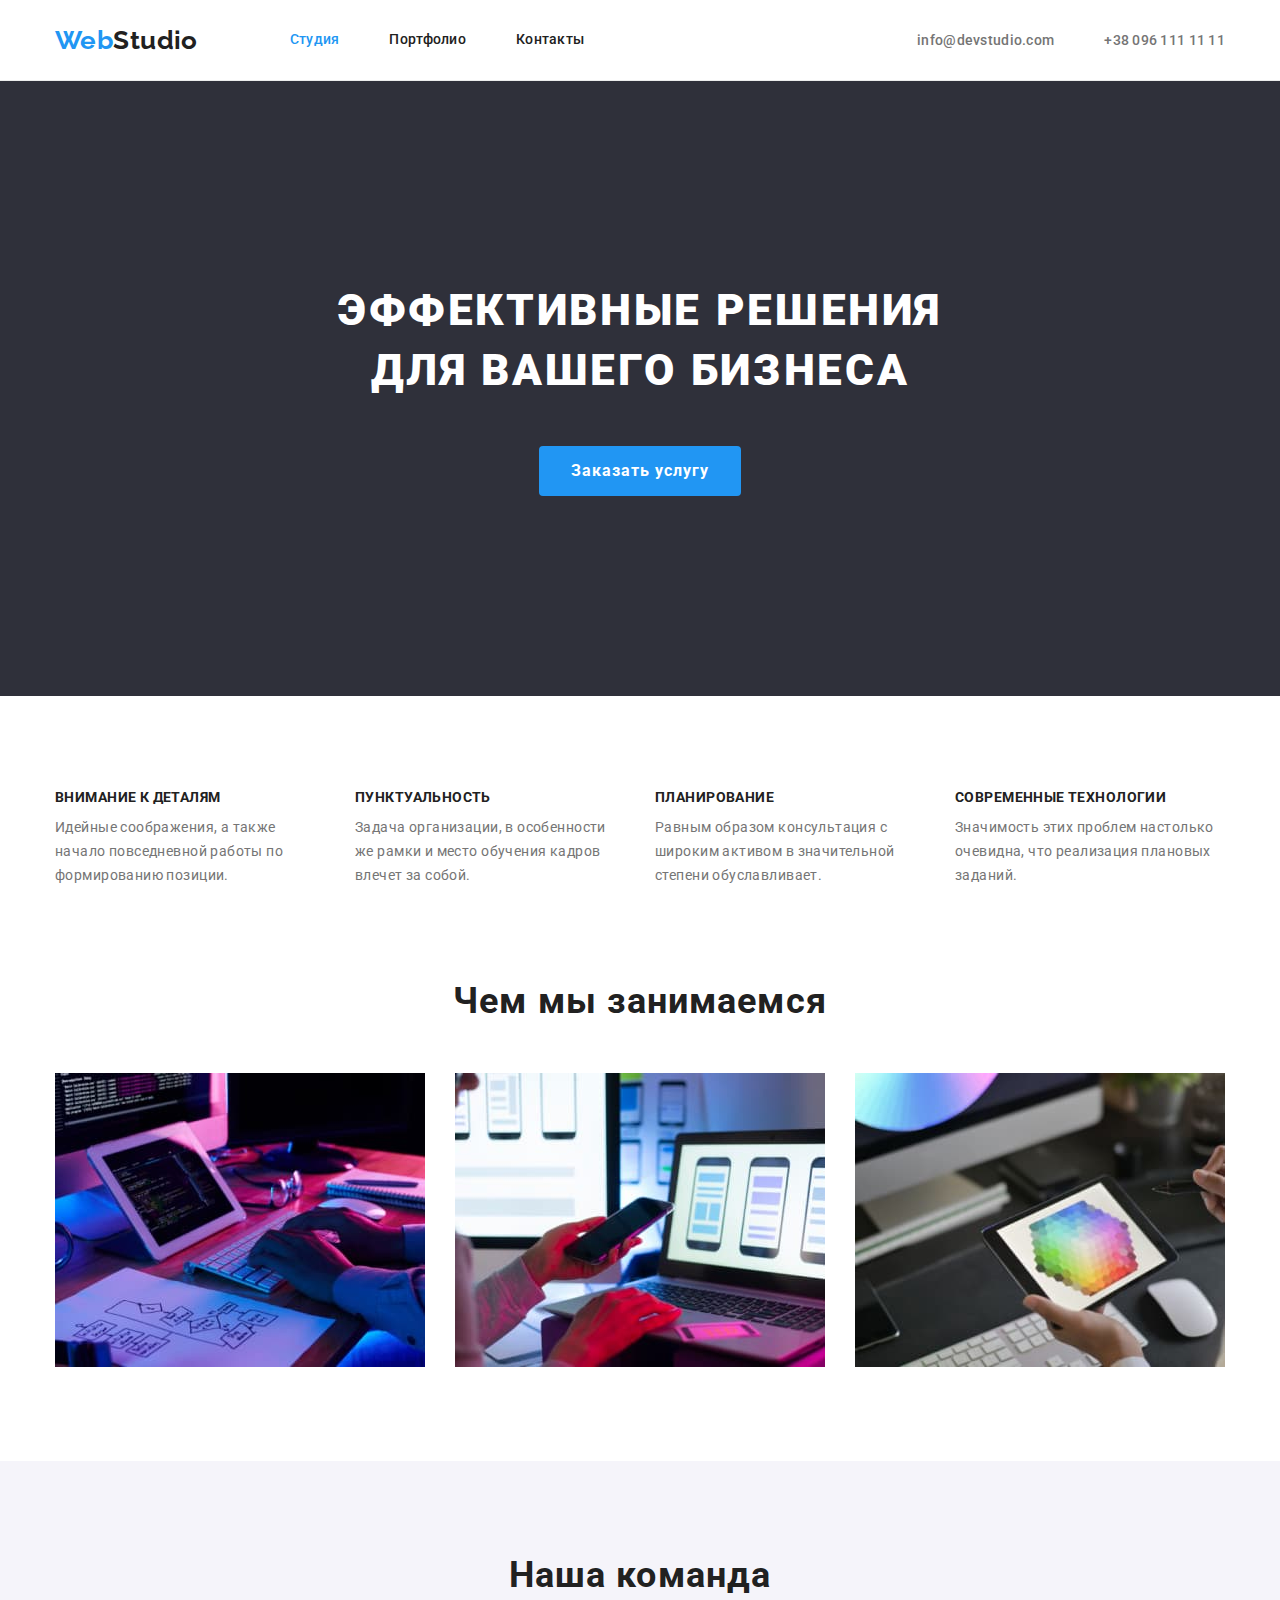
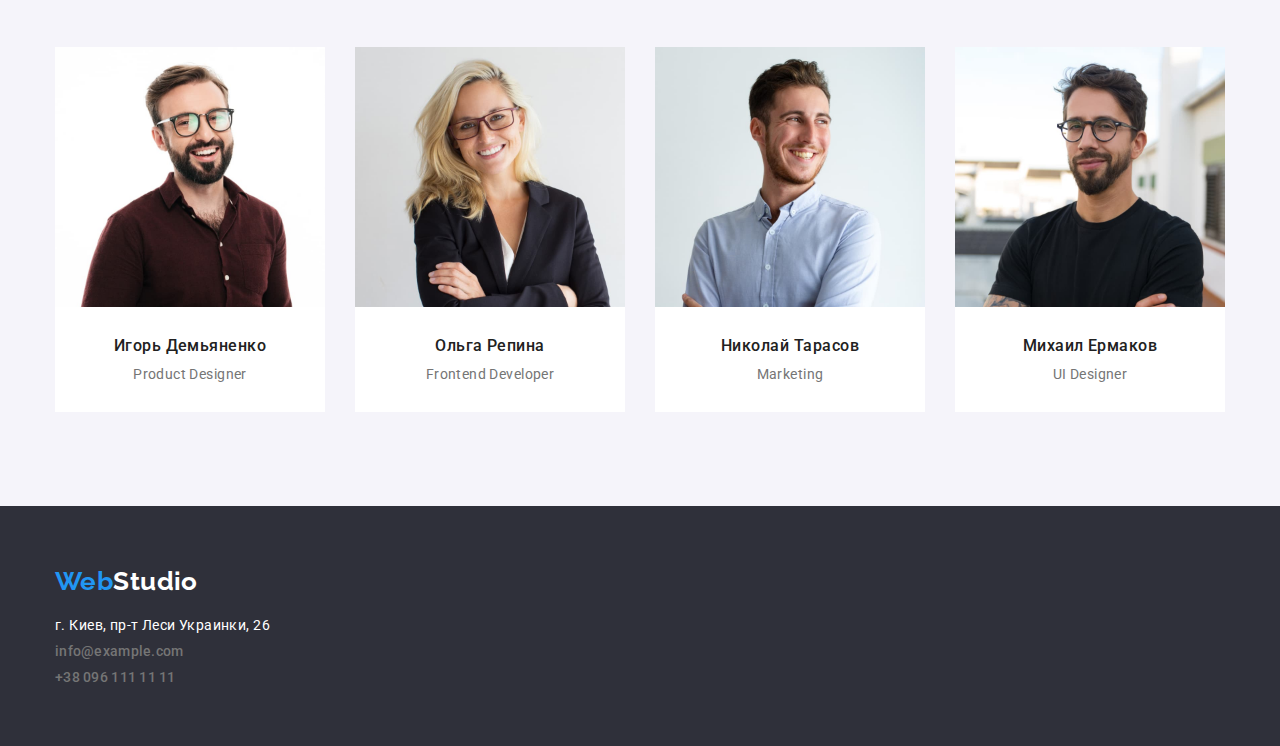
<file: index.html>
<!DOCTYPE html>
<html lang="ru">
  <head>
    <meta charset="UTF-8" />
    <meta http-equiv="X-UA-Compatible" content="IE=edge" />
    <meta name="viewport" content="width=device-width, initial-scale=1.0" />
    <link
      rel="stylesheet"
      href="https://cdnjs.cloudflare.com/ajax/libs/modern-normalize/1.0.0/modern-normalize.min.css"
    />
    <link rel="stylesheet" href="./css/style.css" />
    <link rel="preconnect" href="https://fonts.googleapis.com" />
    <link rel="preconnect" href="https://fonts.gstatic.com" crossorigin />
    <link
      href="https://fonts.googleapis.com/css2?family=Raleway:wght@700&family=Roboto:wght@400;500;700;900&display=swap"
      rel="stylesheet"
    />
    <title>Студия</title>
  </head>

  <body>
    <!-- Шапка -->
    <header class="section-header main-section-header">
      <div class="container nav-header-container">
        <a href="index.html" class="section-link logo">
          <span class="company-name-word">Web</span>Studio</a
        >
        <!-- Навигация -->
        <nav>
          <!-- Список навигации сайта -->
          <ul class="site-nav section-list">
            <li class="site-nav-item">
              <a href="index.html" class="nav-link section-link active-link"
                >Студия</a
              >
            </li>
            <li class="site-nav-item">
              <a href="portfolio.html" class="nav-link section-link"
                >Портфолио</a
              >
            </li>
            <li class="site-nav-item">
              <a href="" class="nav-link section-link">Контакты</a>
            </li>
          </ul>
        </nav>
        <!-- Список навигации контактов -->
        <ul class="contacts-nav contacts-nav-header section-list">
          <li class="contacts-nav-item">
            <a
              class="contacts-link section-link"
              href="mailto:info@devstudio.com"
              >info@devstudio.com</a
            >
          </li>
          <li class="contacts-nav-item">
            <a class="contacts-link section-link" href="tel:+380961111111"
              >+38 096 111 11 11</a
            >
          </li>
        </ul>
      </div>
    </header>
    <main>
      <!-- Герой -->
      <section class="order-section">
        <div class="container">
          <h1 class="main-text-section">
            Эффективные решения для вашего бизнеса
          </h1>
          <button type="button" class="order-section-button">
            Заказать услугу
          </button>
        </div>
      </section>
      <!-- Краткая информация -->
      <section class="section main-information-section">
        <div class="container information-section">
          <h2 class="visually-hidden">Краткая информация</h2>
          <ul class="section-list">
            <li class="section-list-item">
              <h3 class="section-title section-list-header">
                Внимание к деталям
              </h3>
              <p class="main-info-text">
                Идейные соображения, а также начало повседневной работы по
                формированию позиции.
              </p>
            </li>
            <li class="section-list-item">
              <h3 class="section-title section-list-header">Пунктуальность</h3>
              <p class="main-info-text">
                Задача организации, в особенности же рамки и место обучения
                кадров влечет за собой.
              </p>
            </li>
            <li class="section-list-item">
              <h3 class="section-title section-list-header">Планирование</h3>
              <p class="main-info-text">
                Равным образом консультация с широким активом в значительной
                степени обуславливает.
              </p>
            </li>
            <li class="section-list-item">
              <h3 class="section-title section-list-header">
                Современные технологии
              </h3>
              <p class="main-info-text">
                Значимость этих проблем настолько очевидна, что реализация
                плановых заданий.
              </p>
            </li>
          </ul>
        </div>
      </section>
      <!-- Чем мы занимаемся -->
      <section class="section about-section">
        <div class="container about-container">
          <h2 class="section-title section-header studio-header">
            Чем мы занимаемся
          </h2>
          <ul class="section-list about-container-list">
            <li class="about-container-item">
              <img
                src="./images/about1.jpg"
                alt="разработка под компьютеры"
                width="370"
              />
            </li>
            <li class="about-container-item">
              <img
                src="./images/about2.jpg"
                alt="разработка для мобильных приложений"
                width="370"
              />
            </li>
            <li class="about-container-item">
              <img
                src="./images/about3.jpg"
                alt="разработка под планшеты"
                width="370"
              />
            </li>
          </ul>
        </div>
      </section>
      <!-- Наша команда -->
      <section class="team-section section">
        <div class="container">
          <h2 class="section-title section-header studio-header">
            Наша команда
          </h2>
          <ul class="team-section-list">
            <li class="team-section-item">
              <img
                src="./images/1worker.jpg"
                alt="Мужчина в очках улыбается"
                width="270"
              />
              <div class="team-person-info">
                <h3 class="person-title">Игорь Демьяненко</h3>
                <p class="person-title-text">Product Designer</p>
              </div>
            </li>
            <li class="team-section-item">
              <img
                src="./images/2worker.jpg"
                alt="Женщина в очках улыбается"
                width="270"
              />
              <div class="team-person-info">
                <h3 class="person-title">Ольга Репина</h3>
                <p class="person-title-text">Frontend Developer</p>
              </div>
            </li>
            <li class="team-section-item">
              <img
                src="./images/3worker.jpg"
                alt="Мужчина улыбается"
                width="270"
              />
              <div class="team-person-info">
                <h3 class="person-title">Николай Тарасов</h3>
                <p class="person-title-text">Marketing</p>
              </div>
            </li>
            <li class="team-section-item">
              <img
                src="./images/4worker.jpg"
                alt="Мужчина в очках уверенно смотрит"
                width="270"
              />
              <div class="team-person-info">
                <h3 class="person-title">Михаил Ермаков</h3>
                <p class="person-title-text">UI Designer</p>
              </div>
            </li>
          </ul>
        </div>
      </section>
    </main>
    <!-- Подвал -->
    <footer class="footer-section">
      <div class="container">
        <a href="" class="section-link logo footer"
          ><span class="company-name-word footer-logo">Web</span>Studio</a
        >
        <!-- Контактные данные -->
        <address>
          <ul class="contacts-nav section-list">
            <li class="footer-nav-item">
              <a
                class="address-link section-link"
                href="https://www.google.com/maps/place/бульвар+Лесі+Українки,+26,+Київ,+02000/@50.4265807,30.5361971,17z/data=!3m1!4b1!4m5!3m4!1s0x40d4cf0e033ecbe9:0x57a4dffefec77da0!8m2!3d50.4265807!4d30.5383858"
                >г. Киев, пр-т Леси Украинки, 26</a
              >
            </li>
            <li class="footer-nav-item">
              <a
                class="contacts-link footer-link"
                href="mailto:info@example.com"
                >info@example.com</a
              >
            </li>
            <li class="footer-nav-item">
              <a class="contacts-link footer-link" href="tel:+380961111111"
                >+38 096 111 11 11</a
              >
            </li>
          </ul>
        </address>
      </div>
    </footer>
  </body>
</html>
</file>
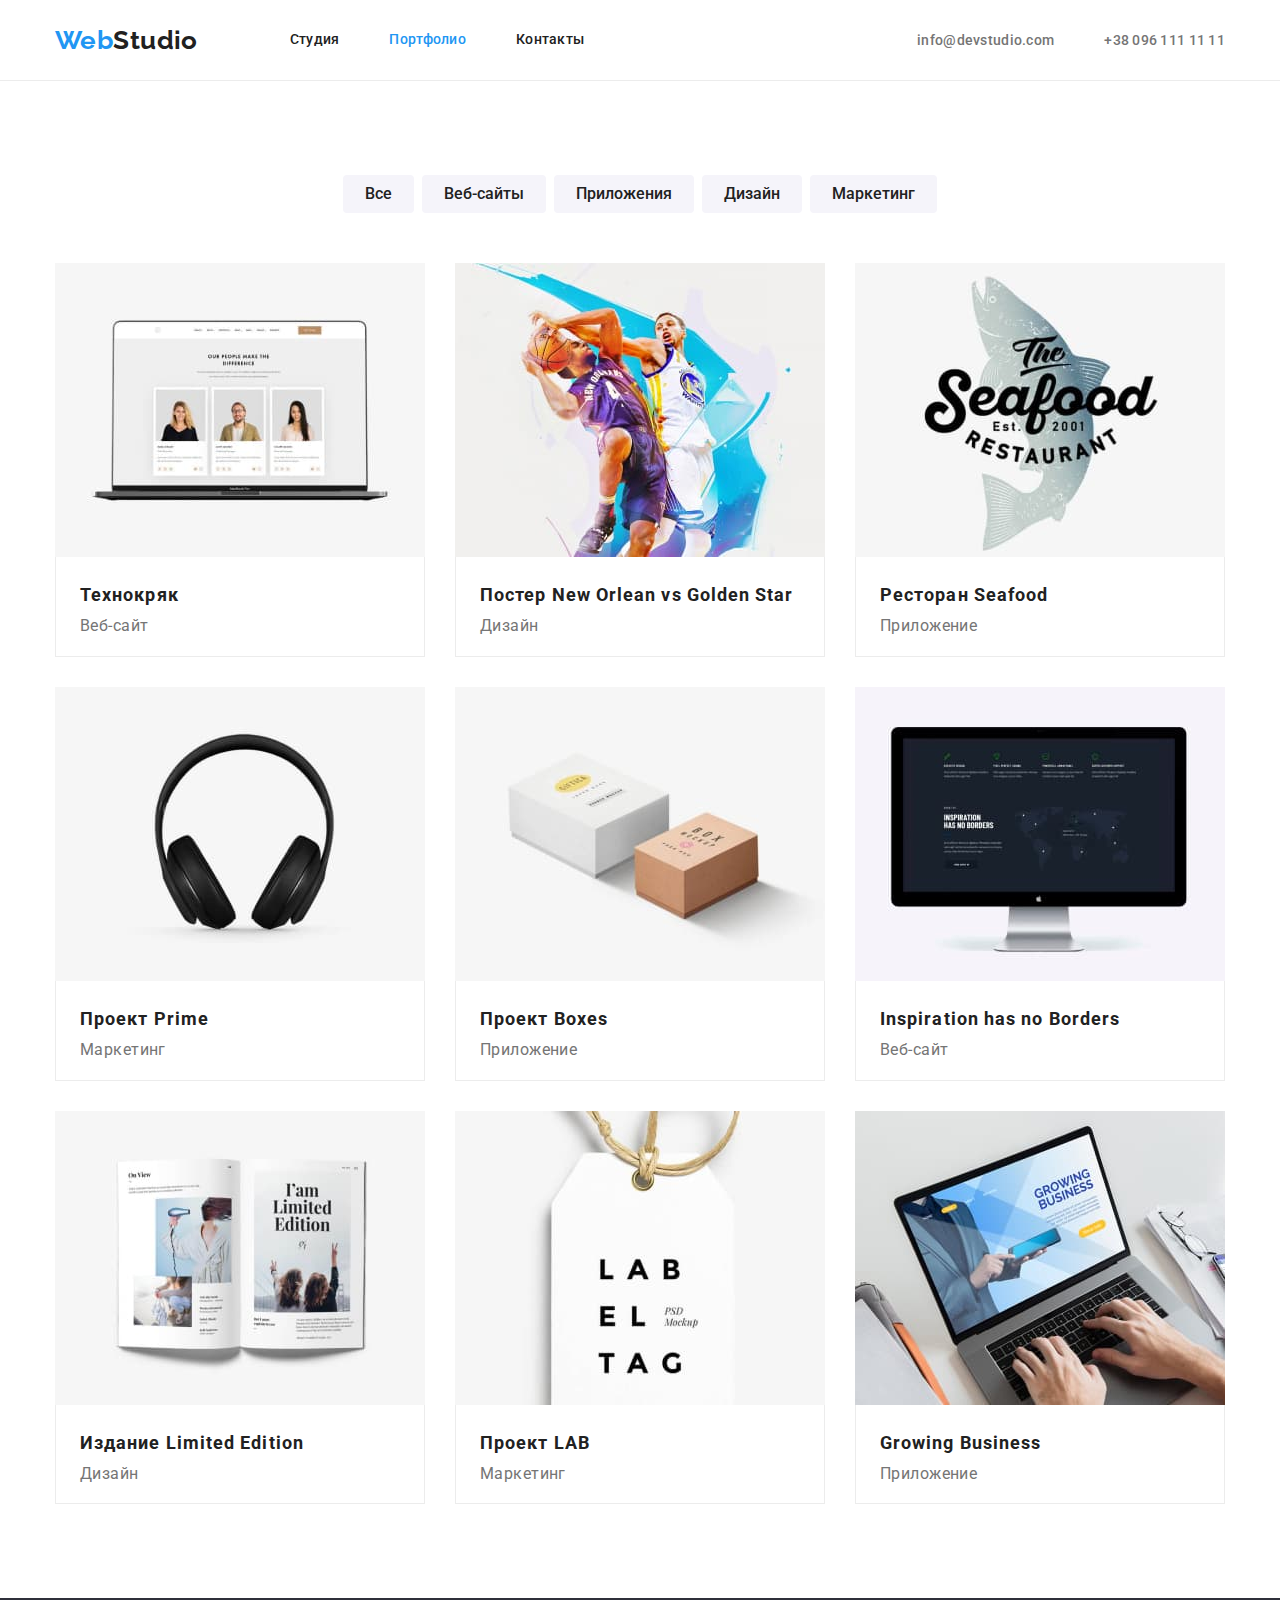
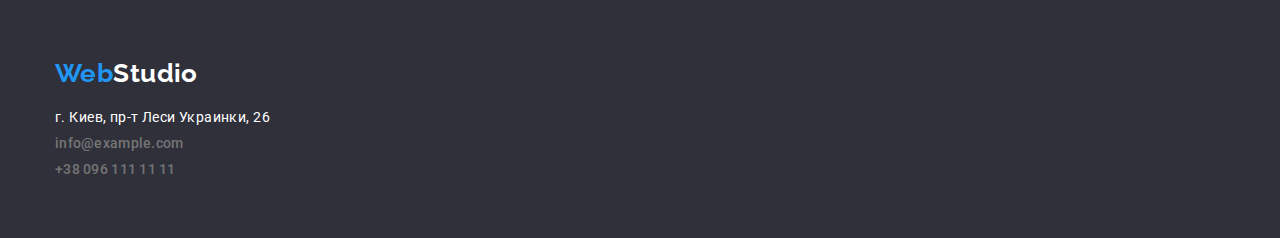
<file: portfolio.html>
<!DOCTYPE html>
<html lang="ru">
  <head>
    <meta charset="UTF-8" />
    <meta http-equiv="X-UA-Compatible" content="IE=edge" />
    <meta name="viewport" content="width=device-width, initial-scale=1.0" />
    <link
      rel="stylesheet"
      href="https://cdnjs.cloudflare.com/ajax/libs/modern-normalize/1.0.0/modern-normalize.min.css"
    />
    <link rel="stylesheet" href="./css/style.css" />
    <link rel="preconnect" href="https://fonts.googleapis.com" />
    <link rel="preconnect" href="https://fonts.gstatic.com" crossorigin />
    <link
      href="https://fonts.googleapis.com/css2?family=Raleway:wght@700&family=Roboto:wght@400;500;700;900&display=swap"
      rel="stylesheet"
    />
    <title>Document</title>
  </head>
  <body>
    <!-- Шапка -->
    <header class="section-header main-section-header">
      <div class="container nav-header-container">
        <a href="index.html" class="section-link logo">
          <span class="company-name-word">Web</span>Studio</a
        >
        <!-- Навигация -->
        <nav>
          <!-- Список навигации сайта -->
          <ul class="site-nav section-list">
            <li class="site-nav-item">
              <a href="index.html" class="nav-link section-link">Студия</a>
            </li>
            <li class="site-nav-item">
              <a href="portfolio.html" class="nav-link section-link active-link"
                >Портфолио</a
              >
            </li>
            <li class="site-nav-item">
              <a href="" class="nav-link section-link">Контакты</a>
            </li>
          </ul>
        </nav>
        <!-- Список навигации контактов -->
        <ul class="contacts-nav contacts-nav-header section-list">
          <li class="contacts-nav-item">
            <a
              class="contacts-link section-link"
              href="mailto:info@devstudio.com"
              >info@devstudio.com</a
            >
          </li>
          <li class="contacts-nav-item">
            <a class="contacts-link section-link" href="tel:+380961111111"
              >+38 096 111 11 11</a
            >
          </li>
        </ul>
      </div>
    </header>
    <main>
      <section class="section">
        <div class="container">
          <h1 class="visually-hidden">Portfolio page</h1>
          <ul class="section-list section-sorting-list">
            <li class="section-sorting-item">
              <button type="button" class="sorting-button-text">Все</button>
            </li>
            <li class="section-sorting-item">
              <button type="button" class="sorting-button-text">
                Веб-сайты
              </button>
            </li>
            <li class="section-sorting-item">
              <button type="button" class="sorting-button-text">
                Приложения
              </button>
            </li>
            <li class="section-sorting-item">
              <button type="button" class="sorting-button-text">Дизайн</button>
            </li>
            <li class="section-sorting-item">
              <button type="button" class="sorting-button-text">
                Маркетинг
              </button>
            </li>
          </ul>
          <ul class="example-list example-container">
            <li class="example-container-item">
              <a class="example-link" href=""
                ><img
                  src="./images/portfolio1.jpg"
                  width="370"
                  alt="Страница Веб-сайта"
                />
                <div class="info">
                  <h2 class="example-header">Технокряк</h2>
                  <p class="example-paragraph">Веб-сайт</p>
                </div>
              </a>
            </li>
            <li class="example-container-item">
              <a class="example-link" href=""
                ><img
                  src="./images/portfolio2.jpg"
                  width="370"
                  alt="Баскетболисты борются за мяч"
                />
                <div class="info">
                  <h2 class="example-header">
                    Постер New Orlean vs Golden Star
                  </h2>
                  <p class="example-paragraph">Дизайн</p>
                </div>
              </a>
            </li>
            <li class="example-container-item">
              <a class="example-link" href=""
                ><img
                  src="./images/portfolio3.jpg"
                  width="370"
                  alt="Логотип ресторана"
                />
                <div class="info">
                  <h2 class="example-header">Ресторан Seafood</h2>
                  <p class="example-paragraph">Приложение</p>
                </div>
              </a>
            </li>
            <li class="example-container-item">
              <a class="example-link" href=""
                ><img
                  src="./images/portfolio4.jpg"
                  width="370"
                  alt="Наушники"
                />
                <div class="info">
                  <h2 class="example-header">Проект Prime</h2>
                  <p class="example-paragraph">Маркетинг</p>
                </div>
              </a>
            </li>
            <li class="example-container-item">
              <a class="example-link" href=""
                ><img
                  src="./images/portfolio5.jpg"
                  width="370"
                  alt="Страница Веб-сайта"
                />
                <div class="info">
                  <h2 class="example-header">Проект Boxes</h2>
                  <p class="example-paragraph">Приложение</p>
                </div>
              </a>
            </li>
            <li class="example-container-item">
              <a class="example-link" href=""
                ><img
                  src="./images/portfolio6.jpg"
                  width="370"
                  alt="Страница Веб-сайта"
                />
                <div class="info">
                  <h2 class="example-header">Inspiration has no Borders</h2>
                  <p class="example-paragraph">Веб-сайт</p>
                </div>
              </a>
            </li>
            <li class="example-container-item">
              <a class="example-link" href=""
                ><img
                  src="./images/portfolio7.jpg"
                  width="370"
                  alt="Страница Веб-сайта"
                />
                <div class="info">
                  <h2 class="example-header">Издание Limited Edition</h2>
                  <p class="example-paragraph">Дизайн</p>
                </div>
              </a>
            </li>
            <li class="example-container-item">
              <a class="example-link" href=""
                ><img
                  src="./images/portfolio8.jpg"
                  width="370"
                  alt="Страница Веб-сайта"
                />
                <div class="info">
                  <h2 class="example-header">Проект LAB</h2>
                  <p class="example-paragraph">Маркетинг</p>
                </div>
              </a>
            </li>
            <li class="example-container-item">
              <a class="example-link" href=""
                ><img
                  src="./images/portfolio9.jpg"
                  width="370"
                  alt="Страница Веб-сайта"
                />
                <div class="info">
                  <h2 class="example-header">Growing Business</h2>
                  <p class="example-paragraph">Приложение</p>
                </div>
              </a>
            </li>
          </ul>
        </div>
      </section>
    </main>
    <footer class="footer-section">
      <div class="container">
        <a href="" class="section-link logo footer"
          ><span class="company-name-word footer-logo">Web</span>Studio</a
        >
        <!-- Контактные данные -->
        <address>
          <ul class="contacts-nav section-list">
            <li class="footer-nav-item">
              <a
                class="address-link section-link"
                href="https://www.google.com/maps/place/бульвар+Лесі+Українки,+26,+Київ,+02000/@50.4265807,30.5361971,17z/data=!3m1!4b1!4m5!3m4!1s0x40d4cf0e033ecbe9:0x57a4dffefec77da0!8m2!3d50.4265807!4d30.5383858"
                >г. Киев, пр-т Леси Украинки, 26</a
              >
            </li>
            <li class="footer-nav-item">
              <a
                class="contacts-link footer-link"
                href="mailto:info@example.com"
                >info@example.com</a
              >
            </li>
            <li class="footer-nav-item">
              <a class="contacts-link footer-link" href="tel:+380961111111"
                >+38 096 111 11 11</a
              >
            </li>
          </ul>
        </address>
      </div>
    </footer>
  </body>
</html>
</file>
<file: css/style.css>
/* Палитра
ФОНЫ
Цвет шапки фона: #FFFFFF 
Доп цвет заднего фона: #F5F4FA
Цвет подвала: #2F303A
ТЕКСТ
Основной цвет: #757575
Дополнительный цвет: #2196F3
Дополнительный цвет: #212121
*/
/* Переменные */
:root {
    /* Цвета текста */
    --primary-text-color: #757575;
    --additional-text-color: #212121;
    --hover-text-color: #2196F3;
    /* Цвета фона */
    --primary-background-color: #FFFFFF;
    --additional-background-color: #F5F4FA;
    --footer-background-color: #2F303A;
    --border-header-color: #ECECEC;
}
/* Общее */
body {
    font-family: 'Roboto', sans-serif;
    font-size: 14px;
    line-height: 1.18;
    letter-spacing: 0.03em;
    margin: 0px;
    background-color: var(--primary-background-color);
    color: var(--primary-text-color);
}
h1,h2,h3,h4,h5,h6,p,ul{
    margin: 0px;
    padding: 0px;
}
img {
    display: block;
    max-width: 100%;
    height: auto;
}
button {
    border: none;
    font-family: inherit;

    background-color: var(--additional-background-color);
    color: var(--additional-text-color);
}
button:hover,
button:focus {
    cursor: pointer;

    background-color: var(--hover-text-color);
    color: var(--primary-background-color);
}
/* Контейнеры */
.container{
    margin-left: auto;
    margin-right: auto;
    padding: 0 15px;
    width: 1200px;
}
.section {
    padding: 94px 0;
}
/* Помогалка */
.visually-hidden {
    position: absolute;
    width: 1px;
    height: 1px;
    margin: -1px;
    border: 0;
    padding: 0;
    white-space: nowrap;
    clip-path: inset(100%);
    clip: rect(0 0 0 0);
    overflow: hidden;
}
/* Шапка & Футер*/
.main-section-header{
    border-bottom: 1px solid var(--border-header-color);
}
.nav-header-container{
    display: flex;
    align-items: center;
}
.company-name-word {
    color: var(--hover-text-color);
}

.order-section,
.section-title-text {
    font-size: 16px;
    line-height: 1.18;
}
.section-sorting-list{
    margin-bottom:50px;
    display: flex;
    justify-content: center;
    flex-wrap: wrap;
}
.section-sorting-list>.section-sorting-item:not(:last-child){
margin-right: 8px;
}
.contacts-nav-header{
    display: flex;
    margin-left: auto;
}
.example-container{
    display: flex;
    flex-wrap: wrap;
    margin-bottom: -30px;
}
.example-container-item{
    width: 370px;
    margin-right: 30px;
    margin-bottom: 30px;
}
.example-container-item:nth-child(3n) {
    margin-right: 0px;
}
/* .example-container-item:nth-last-child(-n + 3) {
    margin-bottom: 94px;
} */
.contacts-nav .contacts-nav-item + .contacts-nav-item{
    margin-left: 50px;
}
.main-text-section {
    color: var(--primary-background-color);
    max-width: 700px;
    margin: 0 auto;
}
.logo {
    font-family: 'Raleway', sans-serif;
    font-weight: 700;
    font-size: 26px;
    line-height: 1.19;

    color: var(--additional-text-color);
}
.nav-link.section-link.active-link{
    color: var(--hover-text-color);
}
.site-nav .nav-link {
    display: block;
    font-weight: 500;
    font-size: 14px;
    line-height: 1.14;
    letter-spacing: 0.02em;
    padding-bottom: 32px;
    padding-top: 32px;

    color: var(--additional-text-color);
}
.site-nav {
    display: flex;
    margin-left: 92px;
}
.site-nav .site-nav-item:not(:last-child) {
    margin-right: 50px;
}
.contacts-nav .footer-nav-item:not(:last-child){
    margin-bottom: 9px;
}
.site-nav .nav-link:hover,
.site-nav .nav-link:focus,
.contacts-nav .contacts-link:hover,
.contacts-nav .contacts-link:focus,
.contacts-nav .address-link:hover,
.contacts-nav .address-link:focus {
    color: var(--hover-text-color);
}
.address-link {
    font-style: normal;
}
.contacts-nav .contacts-link {
    font-weight: 500;
    font-size: 14px;
    line-height: 1.14;
    letter-spacing: 0.02em;
    font-style: normal;

    color: var(--primary-text-color);
}
.footer-section {
    font-weight: normal;
    padding: 60px 0;

    background-color: var(--footer-background-color);
}
.section-link.logo.footer{
    display:inline-block;
    margin-bottom: 20px;

    color:var(--primary-background-color);
}
.footer-link {
    font-size: 14px;
    line-height: 1.71;
    text-decoration: none;
}
.address-link {
    color: var(--primary-background-color);
}
/* Герой */
.order-section {
    background-color: var(--footer-background-color);
    padding-top: 200px;
    padding-bottom: 200px;
    text-align: center;
}
.main-text-section {
    font-weight: 900;
    font-size: 44px;
    line-height: 1.36;
    letter-spacing: 0.06em;
    text-transform: uppercase;
    margin-bottom: 45px;
}
.order-section-button{
    display: inline-block;
    padding: 10px 32px;
  
    border-radius: 4px;

    font-weight: 700;
    font-size: 16px;
    line-height: 1.88;
    letter-spacing: 0.06em;
    font-family: inherit;
    
    text-decoration: none;
    text-align: center;

    color:var(--primary-background-color);
    background-color: var(--hover-text-color);
}
.main-information-section>.container>.section-list{
    display: flex;
}
.main-information-section .section-list-item:not(:last-child) {
    margin-right: 30px;
}
.main-information-section .section-list-header{
    margin-top: 0px;
    margin-bottom: 10px;
    font-size:14px;
    line-height: 1.14;
    letter-spacing: 0.03em;
    text-transform: uppercase;
}
.main-info-text{
    min-width: 270px;
    font-weight: 400;
    font-size: 14px;
    line-height: 1.71;
}
.about-container .about-container-list{
    display: flex;
    justify-content: center;
}
.about-container .about-container-list>.about-container-item:not(:last-child) {
    margin-right: 30px;
}
.team-section .team-section-list{
    display: flex;
    list-style: none;
}
.team-section .team-section-item:not(:last-child) {
margin-right: 30px;
}
.person-title{
    font-weight: 500;
    font-size: 16px;
    line-height: 1.18;
    letter-spacing: 0.03em;
    margin: 0;
    margin-bottom: 10px;
    text-align: center;
    color: var(--additional-text-color);
}
.team-person-info{
    padding:30px 0px;
}
.person-title-text{
    margin: 0;
    text-align: center;
}
.team-section-item{
    background-color: var(--primary-background-color);
}
.section-sorting-item{
    border-radius: 4px;
}
.sorting-button-text{
    font-weight: 500;
    font-size: 16px;
    line-height: 1.62;
    border-radius: 4px;
    padding: 6px 22px
}

.section-list-header{
    text-transform: uppercase;
    margin-bottom: 10px;
}
.example-link{
    text-decoration: none;

    color:var(--primary-text-color);
}
.about-container-list{
    display: inline-block;
}
.about-section{
    padding-top:0px;
}
.example-header{
    font-weight: 700;
    font-size: 18px;
    line-height: 2;
    letter-spacing: 0.06em;
    text-decoration: none;
    margin-bottom: 4px;

    color:var(--additional-text-color);
}
.example-paragraph{
    font-size: 16px;
    line-height: 1.18;
    text-decoration: none;
}
.section-list,
.example-list
{
    list-style: none;
}
.section-link{
    text-decoration: none;
} 
.section-title{
    font-size: 16px;
    line-height: 1.18;

    color:var(--additional-text-color);
}
.team-section{
    background-color: var(--additional-background-color);
}
.studio-header {
    font-weight: 700;
    font-size: 36px;
    line-height: 1.16;
    margin-bottom: 50px;
    text-align: center;
    letter-spacing: 0.03em;
}
.info{
    padding: 20px 24px;
    border-right: 1px solid var(--border-header-color);
    border-left: 1px solid var(--border-header-color);
    border-bottom: 1px solid var(--border-header-color);
}
</file>
